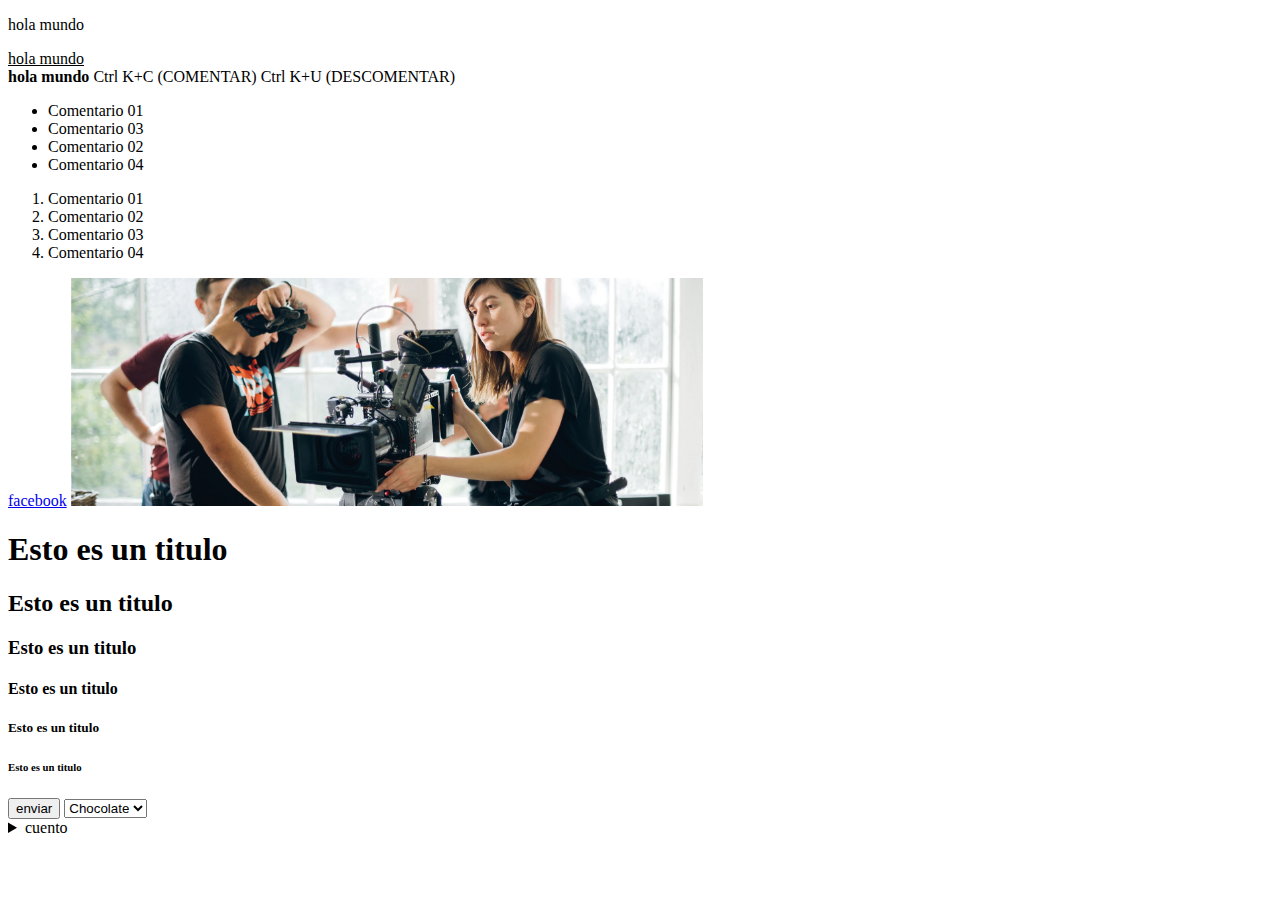
<file: index.html>
<!DOCTYPE html>
<html lang="en">
<head>
    <meta charset="UTF-8">
    <meta name="viewport" content="width=device-width, initial-scale=1.0">
    <title>Document</title>
</head>
<body>
    <p>hola mundo</p>
    <u>hola mundo</u>
    <br>
    <b>hola mundo</b>
    Ctrl K+C (COMENTAR)
    Ctrl K+U (DESCOMENTAR)
<br>
    <!-- Unordered list -->
    <!-- List I -->
    <ul>
        <li>Comentario 01</li>
        <li>Comentario 03</li>
        <li>Comentario 02</li>
        <li>Comentario 04</li>
        
    </ul>
     <!-- Ordered list -->
     
    <ol>
        <li>Comentario 01</li>
        <li>Comentario 02</li>
        <li>Comentario 03</li>
        <li>Comentario 04</li>
    </ol>
    <!-- creando un link -->
     <a href="FOTO.webp" target="_blank">facebook</a>

     <!-- agregando una imagen     -->
      <!--  -->
     <img src="./FOTO.webp" width="50%" alt="foto de algo">

     <!-- Heading -->
      <h1>Esto es un titulo</h1>
      <h2>Esto es un titulo</h2>
      <h3>Esto es un titulo</h3>
      <h4>Esto es un titulo</h4>
      <h5>Esto es un titulo</h5>
      <h6>Esto es un titulo</h6>

      <!-- botones -->
       <button>enviar</button>
       <!-- Desplegable de opciones -->
        <select name="" id="">
            <option value="1">Chocolate</option>
            <option value="2">Fresa</option>
            <option value="3">Vainilla</option>
            <option value="4">Menta</option>
        </select>

        <!-- Desplegable de preguntas y respuestas -->
         <details>
            <summary>cuento</summary>
            <p>habia una vez...</p>
            <p>Lorem ipsum dolor sit amet, consectetur adipisicing elit. Possimus, expedita! Exercitationem vitae consequuntur voluptatibus quos eaque doloribus inventore repellendus et sequi iusto nostrum, veniam ipsum in nam. Magni, saepe et!</p>
         </details>


</body>
</html>
</file>
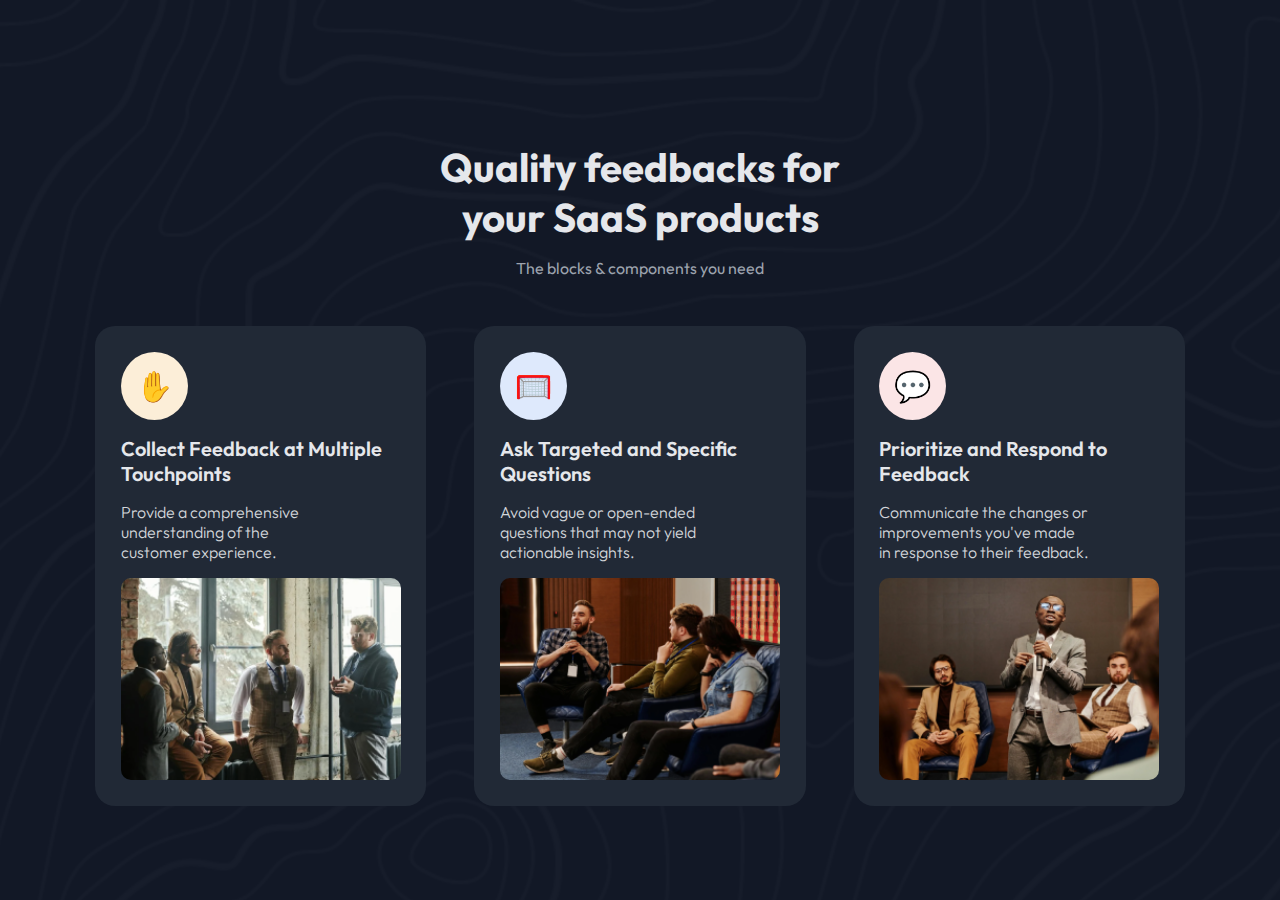
<file: docs/index.html>
<!DOCTYPE html>
<html lang="en">
  <head>
    <meta charset="UTF-8" />
    <meta name="viewport" content="width=device-width, initial-scale=1.0" />

    <link
      rel="icon"
      href="resources/favicon.ico"
      type="image/x-icon"
      sizes="96x96"
    />

    <title>Simple Feature Section | devChallenges.io</title>
    <link rel="stylesheet" href="css/style.css">
  </head>
  <body>
        <header>
          <h1>Quality feedbacks for your SaaS products</h1>
          <p>The blocks & components you need</p>
        </header>
    <main>
        <article>
          <div class="emoji">
            ✋
          </div>
          <h3>Collect Feedback at Multiple Touchpoints</h3>    
          <p class="card-description">Provide a comprehensive understanding of the customer experience.</p>
          <img src="resources/photo_2.png" alt="image01">
        </article>
        <article>
          <div class="emoji">
            🥅
          </div>
          <h3>Ask Targeted and Specific Questions</h3>    
          <p class="card-description">Avoid vague or open-ended questions that may not yield actionable insights.</p>
          <img src="resources/photo_1.png" alt="image02">
        </article>
        <article>
          <div class="emoji">💬</div>
          <h3>Prioritize and Respond to Feedback</h3>
          <p class="card-description">Communicate the changes or improvements you've made in response to their feedback.</p>
          <img src="resources/photo_3.png" alt="image03">
        </article>
    </main>
  </body>
</html>
</file>
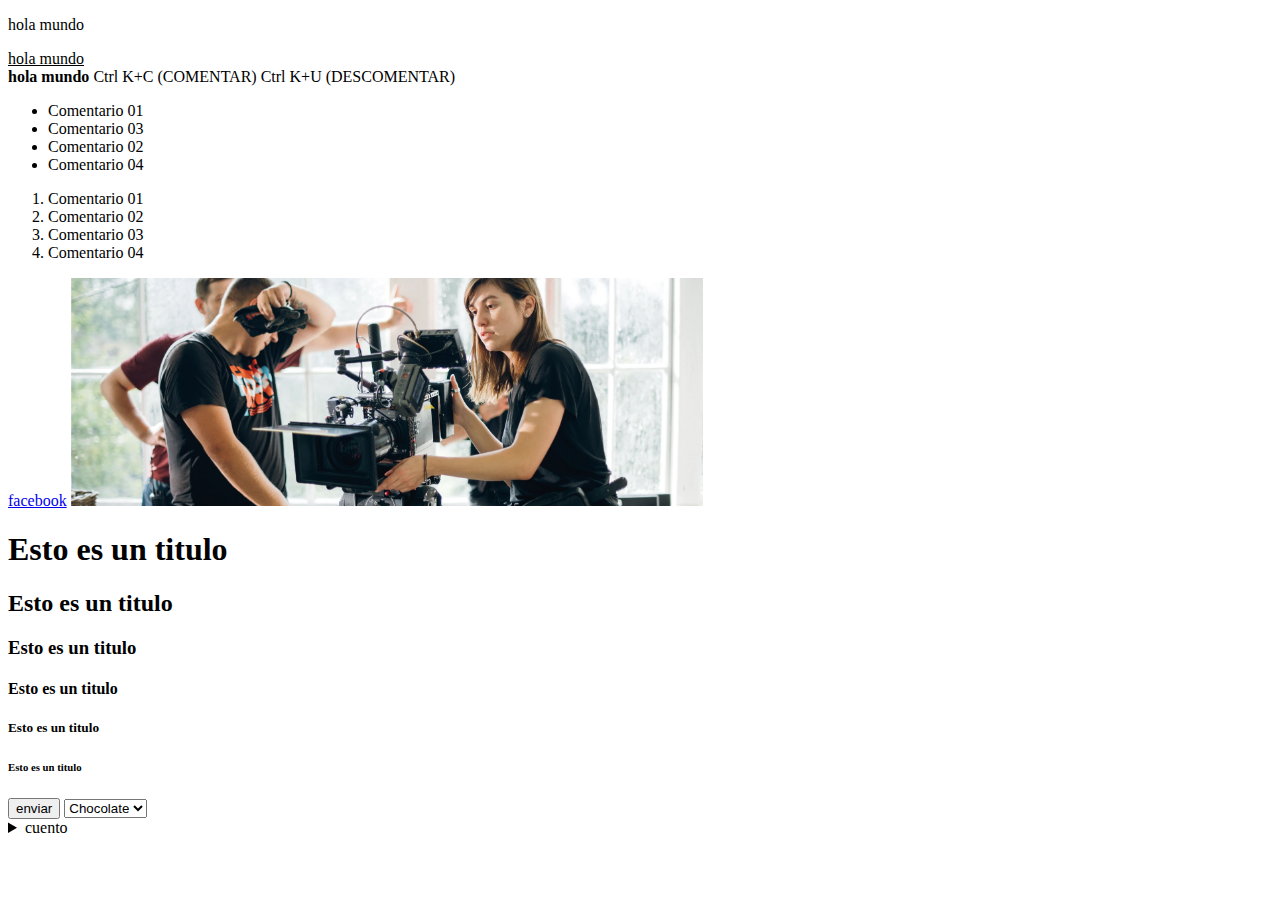
<file: Semana 01/index.html>
<!DOCTYPE html>
<html lang="en">
<head>
    <meta charset="UTF-8">
    <meta name="viewport" content="width=device-width, initial-scale=1.0">
    <title>Document</title>
</head>
<body>
    <p>hola mundo</p>
    <u>hola mundo</u>
    <br>
    <b>hola mundo</b>
    Ctrl K+C (COMENTAR)
    Ctrl K+U (DESCOMENTAR)
<br>
    <!-- Unordered list -->
    <!-- List I -->
    <ul>
        <li>Comentario 01</li>
        <li>Comentario 03</li>
        <li>Comentario 02</li>
        <li>Comentario 04</li>
        
    </ul>
     <!-- Ordered list -->
     
    <ol>
        <li>Comentario 01</li>
        <li>Comentario 02</li>
        <li>Comentario 03</li>
        <li>Comentario 04</li>
    </ol>
    <!-- creando un link -->
     <a href="FOTO.webp" target="_blank">facebook</a>

     <!-- agregando una imagen     -->
      <!--  -->
     <img src="./FOTO.webp" width="50%" alt="foto de algo">

     <!-- Heading -->
      <h1>Esto es un titulo</h1>
      <h2>Esto es un titulo</h2>
      <h3>Esto es un titulo</h3>
      <h4>Esto es un titulo</h4>
      <h5>Esto es un titulo</h5>
      <h6>Esto es un titulo</h6>

      <!-- botones -->
       <button>enviar</button>
       <!-- Desplegable de opciones -->
        <select name="" id="">
            <option value="1">Chocolate</option>
            <option value="2">Fresa</option>
            <option value="3">Vainilla</option>
            <option value="4">Menta</option>
        </select>

        <!-- Desplegable de preguntas y respuestas -->
         <details>
            <summary>cuento</summary>
            <p>habia una vez...</p>
            <p>Lorem ipsum dolor sit amet, consectetur adipisicing elit. Possimus, expedita! Exercitationem vitae consequuntur voluptatibus quos eaque doloribus inventore repellendus et sequi iusto nostrum, veniam ipsum in nam. Magni, saepe et!</p>
         </details>


</body>
</html>
</file>
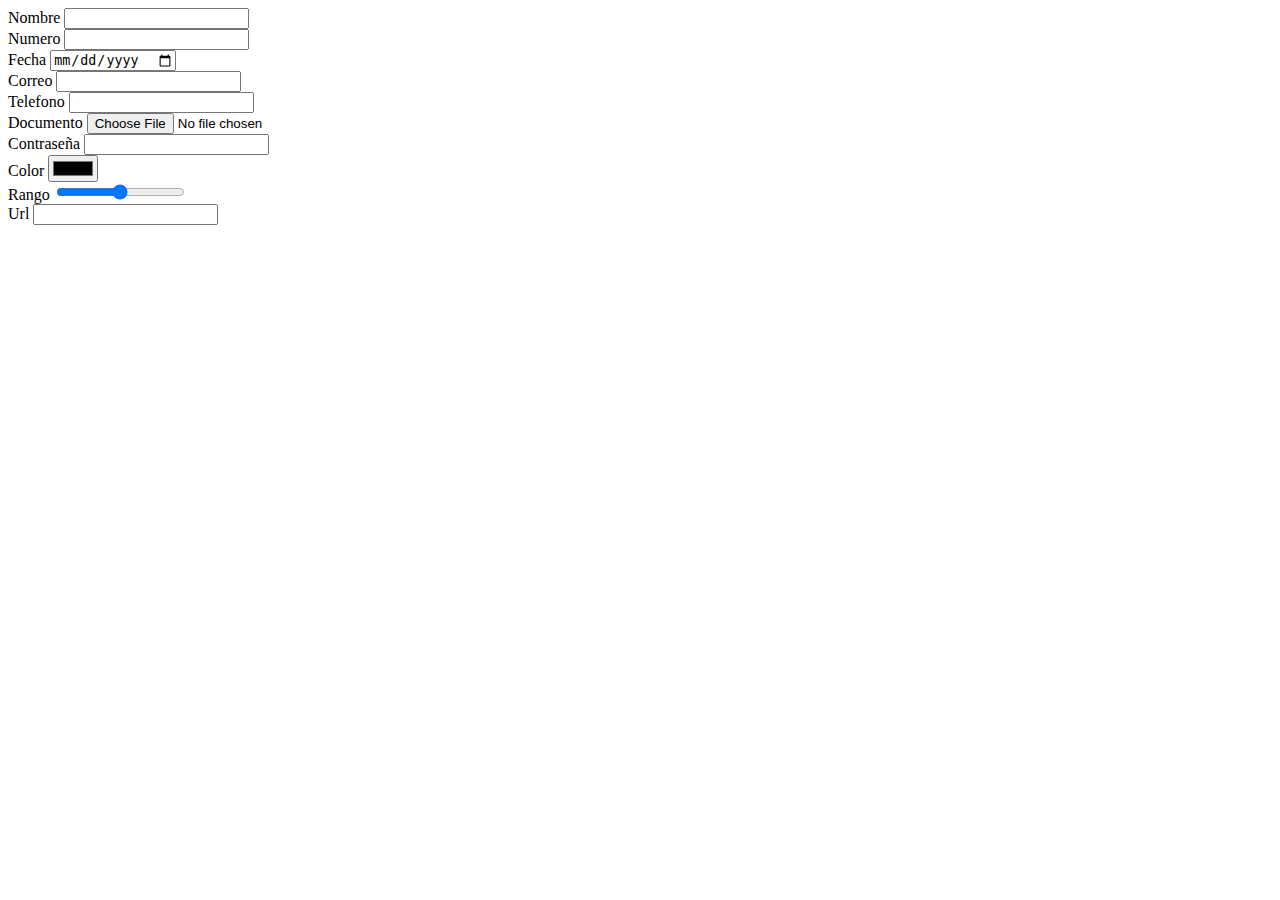
<file: Semana 02/Jueves/index.html>
<!DOCTYPE html>
<html lang="en">
<head>
    <meta charset="UTF-8">
    <meta name="viewport" content="width=device-width, initial-scale=1.0">
    <meta name="description" content="solo colocas la descripcion del sitio web">
    <meta name="keywords" content="palabas claves, palabras claves">
    <title>Document</title>
    <style>
    
    </style>
</head>
<body>
    <form>
        <div>
            <label for="nombre">Nombre</label>
            <input type="text" name="nombre" id="nombre">
        </div>
        <div>
            <label>Numero</label>
            <input type="number">
        </div>
        <div>
            <label>Fecha</label>
            <input type="date">
        </div>
        <div>
            <label>Correo</label>
            <input type="email">
        </div>
        <div>
            <label>Telefono</label>
            <input type="tel">
        </div>
        <div>
            <label>Documento</label>
            <input type="file">
        </div>
        <div>
            <label>Contraseña</label>
            <input type="password" minlength="2" maxlength="10">
        </div>
        <div>
            <label>Color</label>
            <input type="color">
        </div>
        <div>
            <label>Rango</label>
            <input type="range" >
        </div>
        <div>
            <label>Url</label>
            <input type="url">
        </div>
    </form>
</body>
</html>
</file>
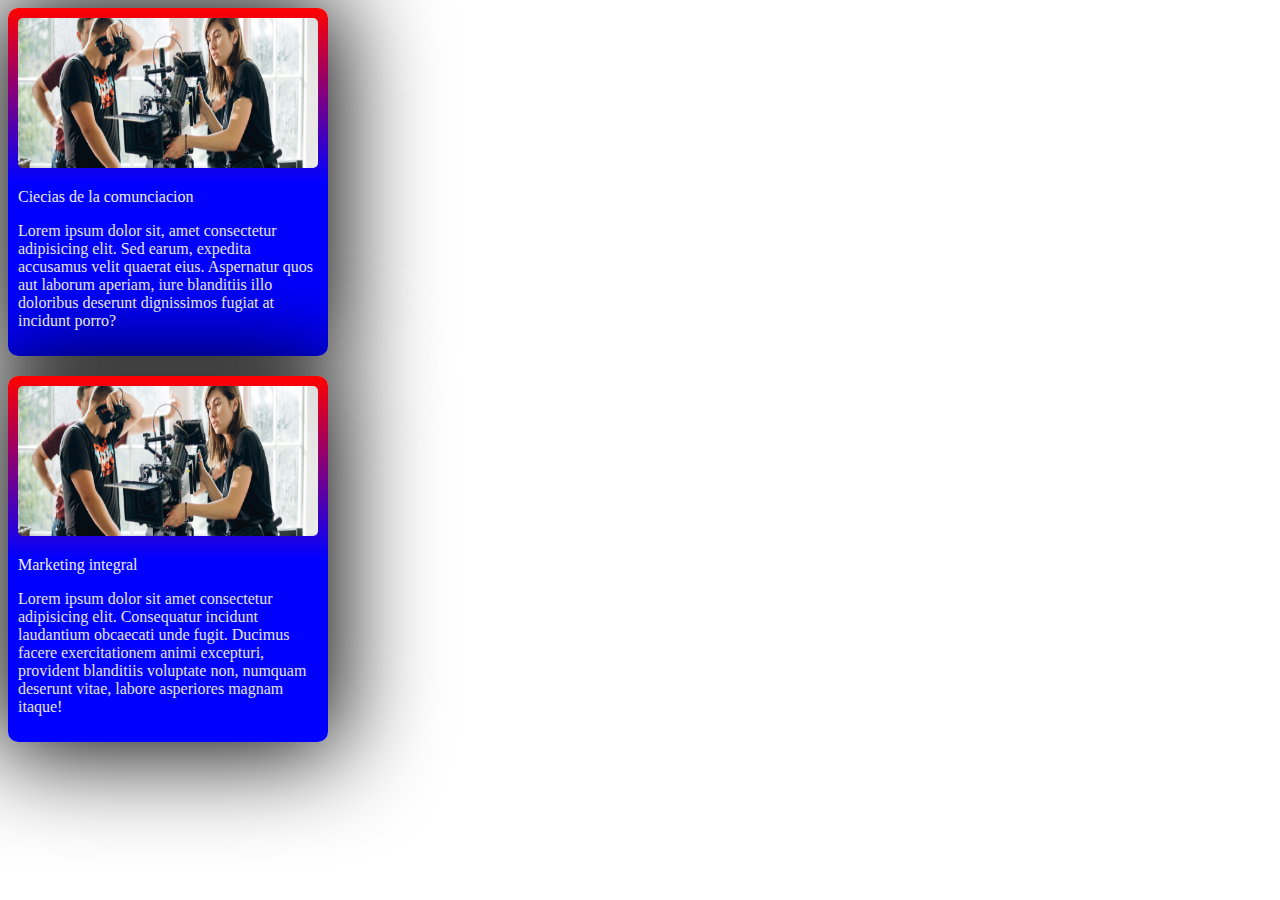
<file: Semana 02/Viernes/index.html>
<!DOCTYPE html>
<html lang="en">
<head>
    <meta charset="UTF-8">
    <meta name="viewport" content="width=device-width, initial-scale=1.0">
    <title>Document</title>
    <style>
        button{
            border: 0;
            background-color: black;
            color: white;
            padding: 10px;
            min-width: 10px;
            height: 50px;
            border-radius: 10px;
        }
        button:hover {
            background-color: aqua;
        }

        a:visited{
            color: brown;
        }
        
        .especial{
            color: red;
        }

        #unico{
            color: green;
        }
        
        /* h1{
            color: green;
        }
        p{ 
            color: blue;
        }
        body{
            background-color: rgb(167, 204, 236);
        } */

        .card{
            /* background-color: #272729; */
            background: linear-gradient(red , blue 50%);
            width: 300px;
            padding: 10px;
            margin-bottom: 20px;
            border-radius: 10px;

            box-shadow: 0 0 100px 10px black;
            /*  x y blur gutten(espesor)   */
        }

        img{
            border-radius: 5px;
            height: 150px;
        }

        .card-titulo{
            color: #eee;
        }

        .card-descripcion{
            color: #e6e6e6;
        }
    </style>
</head>
<body>
    <!-- <h1>Esto es una prueba con CSS</h1>
    <p>Esto es una prueba con CSS</p>
    <p>Esto es una prueba con CSS</p>
    <p>Esto es una prueba con CSS</p>
    <p>Esto es una prueba con CSS</p>


    <button>Nuevo Boton</button>
    <button id="unico">Nuevo Boton</button>
    <button class="especial">Nuevo Boton</button>
    <button class="especial">Nuevo Boton</button>

    <a href="#">Este es un link</a> -->
    
    <div class="card">
        <img src="../../Semana 01/FOTO.webp" alt="foto" width="300px">
        <div>
            <p class="card-titulo">Ciecias de la comunciacion</p>
            <p class="card-descripcion">Lorem ipsum dolor sit, amet consectetur adipisicing elit. Sed earum, expedita accusamus velit quaerat eius. Aspernatur quos aut laborum aperiam, iure blanditiis illo doloribus deserunt dignissimos fugiat at incidunt porro?</p>
        </div>
    </div>
    <div class="card">
        <img src="../../Semana 01/FOTO.webp" alt="foto" width="300px">
        <div>
            <p class="card-titulo">Marketing integral</p>
            <p class="card-descripcion">Lorem ipsum dolor sit amet consectetur adipisicing elit. Consequatur incidunt laudantium obcaecati unde fugit. Ducimus facere exercitationem animi excepturi, provident blanditiis voluptate non, numquam deserunt vitae, labore asperiores magnam itaque!</p>
        </div>
    </div>
</body>
</html>
</file>
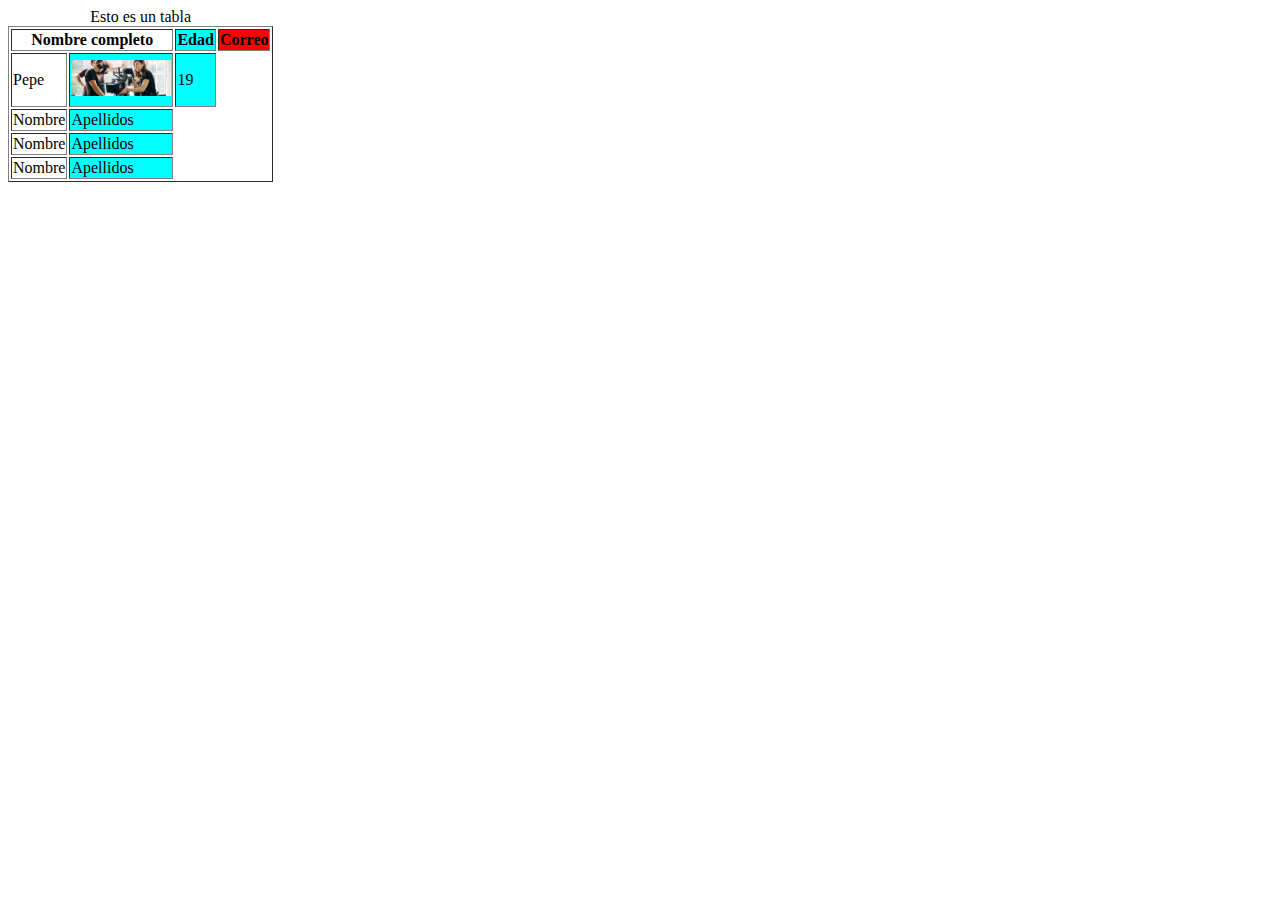
<file: Semana 02/Jueves/tablas.html>
<!DOCTYPE html>
<html lang="en">
<head>
    <meta charset="UTF-8">
    <meta name="viewport" content="width=device-width, initial-scale=1.0">
    <title>Document</title>
</head>
<body>
    <table border="1">
        <!-- Para agrupar tablas visualmente -->
        <colgroup>
            <col>
            <col span="2" style="background-color: aqua;">
            <col style="background-color: red;">
        </colgroup>
        <caption>Esto es un tabla</caption>
        <thead>
            <tr>
                <th colspan="2">Nombre completo</th>
                <th>Edad</th>
                <th>Correo</th>
            </tr>   
        </thead>
        <tbody>
            <!-- { 
                // de los datos que traes de internet
                // para  cada uno de ellos quiere un

                <tr>
                    <td> {desdeInternet.nombre }</td>
                    <td> {desdeInternet.nombre }</td>
                </tr>
            }
                -->
            <tr>
                <td>
                    <p>Pepe</p>
                </td>
                <td>
                    <img src="../../Semana 01\FOTO.webp" alt="foto" width="100px">
                </td>
                <td>19</td>
            </tr>        
            <tr>
                <td>Nombre</td>
                <td>Apellidos</td>
            </tr>      
            <tr>
                <td>Nombre</td>
                <td>Apellidos</td>
            </tr>
        </tbody>
        <tfoot>
            <tr>
                <td>Nombre</td>
                <td>Apellidos</td>
            </tr>
        </tfoot>
    </table>
</body>
</html>
</file>
<file: docs/css/style.css>
@import url('https://fonts.googleapis.com/css2?family=Outfit:wght@100..900&display=swap');

:root{
    --yellow: #FCEED8;
    --pink: #FBE5E6;
    --skyblue:#DEE9FC;
    --body-background: #121826;
    --card-background: #212936;
    --title-color: #E5E7EB;
    --gray1: #9DA3AE;
    --gray2: #D2D5DA;


}

* {
    margin: 0;
    padding: 0;
}

body{
  font-family: "Outfit", sans-serif;
  font-optical-sizing: auto;
  /* font-weight: <weight>; */
  font-style: normal;

  background-color: var(--body-background);
  background-image: url(../resources/Background_image.svg);
  background-position: center;
  background-size: cover;


  display: flex;
  flex-direction: column;
  min-height: 100vh;
  justify-content: center;
  align-items: center;
  gap: 3em;
}


h1, h3{
    color: var(--title-color);
}

h3{
    font-size: 20px;
    font-weight: 600;
}

main{
    display: flex;
    gap: 3em;
    justify-content: center;
    flex-wrap: wrap;
}

header{
    text-align: center;
    width: 400px;
    margin-top: 3em;
}

header h1{
    font-size: 40px;
}

header p {
    color: var(--gray1);
    margin-top: 1em;
}
/* Estilos para las tarjetas */
article{
    background-color: var(--card-background);
    width: 280px;
    border-radius: 20px;
    padding: 1.6em;

    display: flex;
    flex-direction: column;
    gap: 1em;
}

.emoji{
    background-color: var(--title-color);
    width: fit-content; /*ajusta al tamaño de texto */
    padding: .5em;
    font-size: 30px;
    border-radius: 50%;
}

article img{
    width: 100%;
    border-radius: 10px;
}

article:nth-child(1) .emoji{
    background-color: var(--yellow);
}
article:nth-child(2) .emoji{
    background-color: var(--skyblue);
}
article:nth-child(3) .emoji{
    background-color: var(--pink);
}

article p {
    width: 75%;
    font-weight: 300;
}

.card-description{
    color: var(--gray2);
}

@media (width <1090px){
    body {
        padding: 3em 0;
    }
}

@media (width <= 640px){
    header{
        width: 95%;
    }
}
</file>
